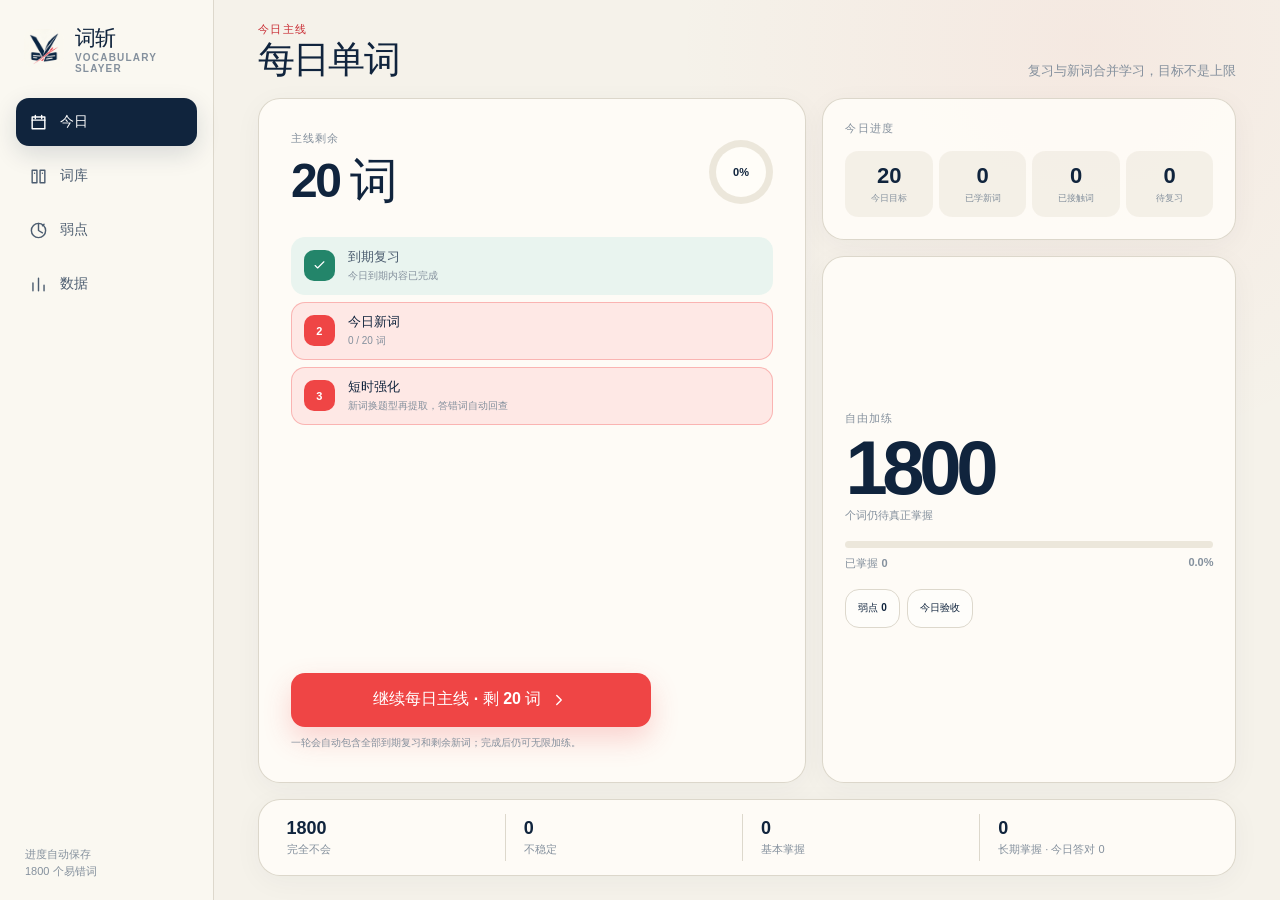
<file: index.html>
<!doctype html>
<html lang="zh-CN">
  <head>
    <meta charset="UTF-8" />
    <meta name="viewport" content="width=device-width, initial-scale=1, maximum-scale=1, viewport-fit=cover" />
    <meta name="theme-color" content="#f5f2ea" />
    <meta name="color-scheme" content="light" />
    <meta name="description" content="词斩 - 考研易错词歼灭系统" />
    <meta name="apple-mobile-web-app-capable" content="yes" />
    <meta name="mobile-web-app-capable" content="yes" />
    <meta name="apple-mobile-web-app-status-bar-style" content="black-translucent" />
    <meta name="apple-mobile-web-app-title" content="词斩" />
    <title>词斩</title>
    <link rel="manifest" href="./manifest.webmanifest" />
    <link rel="icon" href="./icons/icon-64.png" sizes="64x64" type="image/png" />
    <link rel="apple-touch-icon" href="./icons/apple-touch-icon.png" />
    <link rel="stylesheet" href="./styles.css" />
  </head>
  <body>
    <div id="app" aria-live="polite">
      <div class="boot-mark" aria-label="正在加载">
        <img src="./icons/icon-192.png" alt="" />
      </div>
    </div>
    <script src="./data/words.js"></script>
    <script src="./data/memory-hooks.js"></script>
    <script src="./data/learning-content.js"></script>
    <script src="./app.js"></script>
  </body>
</html>
</file>
<file: styles.css>
:root {
  --paper: #f5f2ea;
  --paper-deep: #ece7db;
  --card: #fffdf8;
  --ink: #10243d;
  --ink-2: #4c5d70;
  --muted: #84909d;
  --line: #ddd8cc;
  --red: #ef4545;
  --red-deep: #c92e35;
  --red-soft: #fee8e5;
  --navy-soft: #e9eef4;
  --green: #23856a;
  --green-soft: #e1f2ec;
  --amber: #b86d17;
  --amber-soft: #fff1d7;
  --shadow: 0 18px 55px rgba(16, 36, 61, 0.08);
  --word-serif: "Times New Roman", Times, Georgia, serif;
  font-family: Inter, ui-sans-serif, -apple-system, BlinkMacSystemFont, "Segoe UI", "PingFang SC",
    "Microsoft YaHei", sans-serif;
  color: var(--ink);
  background: var(--paper);
  font-synthesis: none;
}

* {
  box-sizing: border-box;
}

html,
body,
#app {
  width: 100%;
  height: 100%;
  margin: 0;
  overflow: hidden;
}

html:fullscreen,
html:fullscreen body,
html:fullscreen #app {
  width: 100vw;
  height: 100dvh;
}

body {
  background:
    radial-gradient(circle at 85% 5%, rgba(239, 69, 69, 0.055), transparent 26rem),
    var(--paper);
  -webkit-tap-highlight-color: transparent;
  text-rendering: optimizeLegibility;
}

button,
input,
select {
  font: inherit;
}

button {
  color: inherit;
}

button:focus-visible,
input:focus-visible,
select:focus-visible {
  outline: 3px solid rgba(239, 69, 69, 0.25);
  outline-offset: 2px;
}

.boot-mark {
  height: 100%;
  display: grid;
  place-items: center;
}

.boot-mark img {
  width: 82px;
  height: 82px;
  animation: breathe 1.15s ease-in-out infinite alternate;
}

.app-shell {
  height: 100dvh;
  display: grid;
  grid-template-columns: 214px minmax(0, 1fr);
}

.sidebar {
  min-width: 0;
  padding: max(22px, env(safe-area-inset-top)) 16px max(18px, env(safe-area-inset-bottom));
  border-right: 1px solid var(--line);
  display: flex;
  flex-direction: column;
  background: rgba(255, 253, 248, 0.48);
}

.brand {
  display: flex;
  align-items: center;
  gap: 11px;
  padding: 2px 8px 24px;
}

.brand img {
  width: 40px;
  height: 40px;
  border-radius: 11px;
}

.brand-name {
  font-size: 21px;
  font-weight: 850;
  letter-spacing: -0.04em;
}

.brand-sub {
  color: var(--muted);
  font-size: 10px;
  font-weight: 700;
  letter-spacing: 0.12em;
}

.nav {
  display: grid;
  gap: 6px;
}

.nav-button {
  width: 100%;
  border: 0;
  background: transparent;
  color: var(--ink-2);
  border-radius: 13px;
  min-height: 48px;
  padding: 0 13px;
  display: flex;
  align-items: center;
  gap: 12px;
  font-size: 14px;
  font-weight: 720;
  cursor: pointer;
  transition: 160ms ease;
}

.nav-button:hover {
  background: rgba(255, 255, 255, 0.62);
  color: var(--ink);
}

.nav-button.active {
  background: var(--ink);
  color: white;
  box-shadow: 0 8px 24px rgba(16, 36, 61, 0.14);
}

.nav-icon,
.icon {
  display: inline-flex;
  flex: 0 0 auto;
  align-items: center;
  justify-content: center;
}

.nav-icon svg {
  width: 19px;
  height: 19px;
}

.sidebar-foot {
  margin-top: auto;
  padding: 16px 9px 2px;
  color: var(--muted);
  font-size: 11px;
  line-height: 1.55;
}





.main {
  min-width: 0;
  min-height: 0;
  overflow: hidden;
  padding: 22px clamp(22px, 3.4vw, 58px) 24px;
}

.page {
  width: min(1120px, 100%);
  height: 100%;
  margin: 0 auto;
  min-height: 0;
  display: flex;
  flex-direction: column;
  gap: 18px;
  animation: page-in 260ms ease both;
}

.page-head {
  flex: 0 0 auto;
  display: flex;
  justify-content: space-between;
  align-items: flex-end;
  gap: 18px;
  min-height: 52px;
}

.eyebrow {
  margin: 0 0 4px;
  color: var(--red-deep);
  font-size: 11px;
  font-weight: 820;
  letter-spacing: 0.15em;
}

h1,
h2,
h3,
p {
  margin-top: 0;
}

.page-title {
  margin: 0;
  font-size: clamp(25px, 3vw, 37px);
  line-height: 1.05;
  letter-spacing: -0.045em;
}

.page-note {
  margin: 0;
  color: var(--muted);
  font-size: 13px;
}

.card {
  border: 1px solid rgba(217, 211, 198, 0.9);
  border-radius: 22px;
  background: rgba(255, 253, 248, 0.86);
  box-shadow: 0 6px 28px rgba(16, 36, 61, 0.045);
}

.today-grid {
  min-height: 0;
  flex: 1;
  display: grid;
  grid-template-columns: minmax(330px, 1.18fr) minmax(300px, 0.82fr);
  grid-template-rows: minmax(0, 1fr) auto;
  gap: 16px;
}

.today-flow-grid {
  min-height: 0;
  flex: 1;
  display: grid;
  grid-template-columns: minmax(390px, 1.14fr) minmax(290px, 0.86fr);
  grid-template-rows: minmax(0, 1fr) auto;
  gap: 16px;
}

.daily-mission-card {
  min-height: 0;
  padding: clamp(22px, 3.6vh, 38px);
  display: flex;
  flex-direction: column;
}

.daily-mission-head {
  display: flex;
  align-items: center;
  justify-content: space-between;
  gap: 18px;
}

.daily-mission-head > div:first-child span,
.mastery-card > div:first-child span {
  display: block;
  color: var(--muted);
  font-size: 11px;
  font-weight: 800;
  letter-spacing: 0.09em;
}

.daily-mission-head > div:first-child strong {
  display: block;
  margin-top: 3px;
  font-size: clamp(30px, 4vw, 48px);
  letter-spacing: -0.05em;
}

.daily-ring {
  width: 64px;
  height: 64px;
  padding: 7px;
  border-radius: 50%;
  background: conic-gradient(var(--red) var(--mission), var(--paper-deep) 0);
}

.daily-ring span {
  width: 100%;
  height: 100%;
  border-radius: inherit;
  display: grid;
  place-items: center;
  background: var(--card);
  font-size: 11px;
  font-weight: 850;
}

.daily-task-list {
  min-height: 0;
  margin: clamp(16px, 2.6vh, 26px) 0;
  display: grid;
  gap: 7px;
}

.daily-task {
  min-height: 58px;
  padding: 9px 12px;
  border: 1px solid transparent;
  border-radius: 14px;
  display: grid;
  grid-template-columns: 34px minmax(0, 1fr) auto;
  align-items: center;
  gap: 10px;
  color: var(--muted);
  background: rgba(236, 231, 219, 0.42);
}

.daily-task.current {
  border-color: rgba(239, 69, 69, 0.32);
  color: var(--ink);
  background: var(--red-soft);
}

.daily-task.done {
  color: var(--ink-2);
  background: rgba(225, 242, 236, 0.68);
}

.daily-task-mark {
  width: 31px;
  height: 31px;
  border-radius: 10px;
  display: grid;
  place-items: center;
  color: var(--muted);
  background: rgba(255, 255, 255, 0.7);
  font-size: 11px;
  font-weight: 900;
}

.daily-task.done .daily-task-mark { color: white; background: var(--green); }
.daily-task.current .daily-task-mark { color: white; background: var(--red); }
.daily-task strong,
.daily-task small { display: block; }
.daily-task strong { font-size: 13px; }
.daily-task small { margin-top: 3px; color: var(--muted); font-size: 10px; }
.daily-task em { color: var(--red-deep); font-size: 10px; font-style: normal; font-weight: 850; }

.daily-main-action { margin-top: auto; }

.daily-no-cap {
  margin: 9px 0 0;
  color: var(--muted);
  font-size: 10px;
}

.daily-side {
  min-height: 0;
  display: grid;
  grid-template-rows: auto minmax(0, 1fr);
  gap: 16px;
}

.daily-overview-card,
.mastery-card { padding: 22px; }

.daily-numbers {
  margin-top: 15px;
  display: grid;
  grid-template-columns: repeat(4, 1fr);
  gap: 6px;
}

.daily-numbers > div {
  padding: 12px 5px;
  border-radius: 13px;
  background: rgba(236, 231, 219, 0.52);
  text-align: center;
}

.daily-numbers strong,
.daily-numbers span { display: block; }
.daily-numbers strong { font-size: 22px; }
.daily-numbers span { margin-top: 3px; color: var(--muted); font-size: 9px; }

.mastery-card {
  display: flex;
  flex-direction: column;
  justify-content: center;
}

.mastery-card > div:first-child strong {
  display: block;
  margin: 6px 0 0;
  font-size: clamp(44px, 6vw, 76px);
  line-height: 0.95;
  letter-spacing: -0.07em;
}

.mastery-card > div:first-child small { color: var(--muted); font-size: 11px; }
.mastery-card .hero-progress { margin: 18px 0; }
.mastery-card .ghost-button { align-self: flex-start; }

.optional-actions {
  display: flex;
  flex-wrap: wrap;
  gap: 7px;
}

.optional-actions .ghost-button {
  min-height: 39px;
  padding: 0 12px;
  font-size: 10px;
}

.hero-card {
  position: relative;
  overflow: hidden;
  padding: clamp(26px, 4vh, 46px);
  display: flex;
  flex-direction: column;
  justify-content: space-between;
  background:
    linear-gradient(135deg, rgba(255, 253, 248, 0.98), rgba(252, 248, 239, 0.96)),
    var(--card);
}

.hero-card::after {
  content: "";
  position: absolute;
  right: -48px;
  top: -64px;
  width: 230px;
  height: 230px;
  border: 34px solid rgba(239, 69, 69, 0.055);
  transform: rotate(22deg);
  border-radius: 42%;
}

.remaining-label {
  color: var(--ink-2);
  font-size: 14px;
  font-weight: 720;
}

.remaining-number {
  margin: 5px 0 0;
  font-size: clamp(72px, 10vw, 132px);
  line-height: 0.9;
  font-weight: 900;
  letter-spacing: -0.085em;
  font-variant-numeric: tabular-nums;
}

.remaining-number.zero {
  color: var(--green);
}

.hero-progress {
  width: min(390px, 100%);
  margin: 19px 0 20px;
}

.progress-track {
  height: 7px;
  overflow: hidden;
  border-radius: 999px;
  background: var(--paper-deep);
}

.progress-fill {
  height: 100%;
  border-radius: inherit;
  background: var(--red);
  transition: width 480ms cubic-bezier(0.2, 0.8, 0.2, 1);
}

.progress-meta {
  margin-top: 8px;
  display: flex;
  justify-content: space-between;
  color: var(--muted);
  font-size: 11px;
  font-weight: 700;
}

.primary-button,
.secondary-button,
.ghost-button,
.danger-button {
  border: 0;
  border-radius: 14px;
  min-height: 46px;
  padding: 0 18px;
  display: inline-flex;
  align-items: center;
  justify-content: center;
  gap: 9px;
  font-weight: 780;
  cursor: pointer;
  transition: transform 120ms ease, box-shadow 160ms ease, background 160ms ease;
}

.primary-button:active,
.secondary-button:active,
.ghost-button:active,
.danger-button:active,
.option-button:active,
.test-card:active,
.weak-card:active {
  transform: scale(0.975);
}

.primary-button {
  color: white;
  background: var(--red);
  box-shadow: 0 12px 28px rgba(239, 69, 69, 0.22);
}

.primary-button:hover {
  background: #e2383f;
}

.secondary-button {
  color: white;
  background: var(--ink);
  box-shadow: 0 10px 24px rgba(16, 36, 61, 0.16);
}

.ghost-button {
  color: var(--ink);
  border: 1px solid var(--line);
  background: rgba(255, 255, 255, 0.5);
}

.danger-button {
  color: var(--red-deep);
  border: 1px solid #f3c5c1;
  background: var(--red-soft);
}

.button-wide {
  width: min(360px, 100%);
  min-height: 54px;
  font-size: 16px;
}

.side-stack {
  min-height: 0;
  display: grid;
  grid-template-rows: auto minmax(0, 1fr);
  gap: 16px;
}

.pressure-card {
  padding: 22px;
}

.section-kicker {
  color: var(--muted);
  font-size: 11px;
  font-weight: 800;
  letter-spacing: 0.11em;
}

.pressure-row {
  display: grid;
  grid-template-columns: repeat(3, 1fr);
  gap: 8px;
  margin-top: 16px;
}

.pressure-row.four {
  grid-template-columns: repeat(4, 1fr);
}

.pressure-item {
  padding: 12px 8px;
  border-radius: 14px;
  text-align: center;
  background: rgba(236, 231, 219, 0.55);
}

.pressure-value {
  display: block;
  font-size: 23px;
  font-weight: 850;
  font-variant-numeric: tabular-nums;
}

.pressure-name {
  color: var(--muted);
  font-size: 11px;
}

.quick-card {
  min-height: 0;
  padding: 22px;
  display: flex;
  flex-direction: column;
}

.quick-title {
  margin: 8px 0 6px;
  font-size: 20px;
  letter-spacing: -0.03em;
}

.quick-text {
  margin: 0 0 18px;
  color: var(--ink-2);
  font-size: 13px;
  line-height: 1.65;
}

.quick-actions {
  margin-top: auto;
  display: grid;
  gap: 9px;
}

.status-strip {
  grid-column: 1 / -1;
  padding: 14px 18px;
  display: grid;
  grid-template-columns: repeat(4, 1fr);
  gap: 8px;
}

.status-cell {
  padding: 4px 10px;
  border-right: 1px solid var(--line);
}

.status-cell:last-child {
  border-right: 0;
}

.status-cell strong {
  display: block;
  font-size: 18px;
  font-variant-numeric: tabular-nums;
}

.status-cell span {
  color: var(--muted);
  font-size: 11px;
}

.toolbar {
  display: flex;
  align-items: center;
  gap: 10px;
  flex-wrap: wrap;
}

.search-box {
  min-width: min(330px, 100%);
  height: 44px;
  padding: 0 14px;
  display: flex;
  align-items: center;
  gap: 9px;
  border: 1px solid var(--line);
  border-radius: 13px;
  background: rgba(255, 255, 255, 0.66);
}

.search-box input {
  width: 100%;
  border: 0;
  outline: 0;
  color: var(--ink);
  background: transparent;
}

.filter-chip {
  min-height: 35px;
  padding: 0 12px;
  border: 1px solid var(--line);
  border-radius: 999px;
  background: rgba(255, 255, 255, 0.45);
  color: var(--ink-2);
  font-size: 12px;
  font-weight: 720;
  cursor: pointer;
}

.filter-chip.active {
  border-color: var(--ink);
  background: var(--ink);
  color: white;
}

.library-panel,
.scroll-panel {
  min-height: 0;
  flex: 1;
  overflow: auto;
  scrollbar-width: thin;
  scrollbar-color: #c7c1b5 transparent;
}

.word-grid {
  display: grid;
  grid-template-columns: repeat(3, minmax(0, 1fr));
  gap: 10px;
  padding: 2px 2px 10px;
}

.word-card {
  min-height: 104px;
  padding: 15px 16px;
  border: 1px solid var(--line);
  border-radius: 16px;
  background: rgba(255, 253, 248, 0.82);
  text-align: left;
  cursor: pointer;
  transition: 150ms ease;
}

.word-card:hover {
  transform: translateY(-2px);
  border-color: #c9c1b2;
  box-shadow: 0 10px 24px rgba(16, 36, 61, 0.065);
}

.word-card-head {
  display: flex;
  align-items: center;
  justify-content: space-between;
  gap: 10px;
}

.word-name {
  overflow: hidden;
  font-family: var(--word-serif);
  font-size: 17px;
  font-weight: 820;
  letter-spacing: -0.015em;
  text-overflow: ellipsis;
}

.word-index {
  color: var(--muted);
  font-size: 10px;
  font-variant-numeric: tabular-nums;
}

.word-meaning {
  margin: 7px 0 0;
  display: -webkit-box;
  overflow: hidden;
  color: var(--ink-2);
  font-size: 12px;
  line-height: 1.45;
  -webkit-line-clamp: 2;
  -webkit-box-orient: vertical;
}

.status-dot {
  width: 8px;
  height: 8px;
  flex: 0 0 auto;
  border-radius: 99px;
  background: var(--red);
  box-shadow: 0 0 0 4px var(--red-soft);
}

.status-dot.unstable {
  background: var(--amber);
  box-shadow: 0 0 0 4px var(--amber-soft);
}

.status-dot.learning {
  background: #517db2;
  box-shadow: 0 0 0 4px var(--navy-soft);
}

.status-dot.mastered {
  background: var(--green);
  box-shadow: 0 0 0 4px var(--green-soft);
}

.pager {
  flex: 0 0 auto;
  display: flex;
  justify-content: space-between;
  align-items: center;
  gap: 10px;
  color: var(--muted);
  font-size: 12px;
}

.pager-buttons {
  display: flex;
  gap: 7px;
}

.pager button {
  width: 37px;
  height: 37px;
  border: 1px solid var(--line);
  border-radius: 11px;
  background: rgba(255, 255, 255, 0.54);
  cursor: pointer;
}

.pager button:disabled {
  opacity: 0.35;
  cursor: default;
}

.weak-grid,
.test-grid {
  min-height: 0;
  flex: 1;
  display: grid;
  grid-template-columns: repeat(3, 1fr);
  gap: 12px;
}

.weak-tools {
  flex: 0 0 auto;
  display: flex;
  justify-content: flex-end;
  gap: 8px;
}

.weak-card,
.test-card {
  min-width: 0;
  padding: 20px;
  border: 1px solid var(--line);
  border-radius: 19px;
  background: rgba(255, 253, 248, 0.84);
  text-align: left;
  cursor: pointer;
  transition: 150ms ease;
}

.weak-card:hover,
.test-card:hover {
  transform: translateY(-2px);
  border-color: #c9c1b2;
  box-shadow: 0 10px 26px rgba(16, 36, 61, 0.06);
}

.weak-card:disabled {
  opacity: 0.48;
  cursor: default;
  transform: none;
  box-shadow: none;
}

.weak-icon,
.test-icon {
  width: 39px;
  height: 39px;
  display: grid;
  place-items: center;
  border-radius: 12px;
  color: var(--red-deep);
  background: var(--red-soft);
}

.weak-card h3,
.test-card h3 {
  margin: 16px 0 5px;
  font-size: 17px;
  letter-spacing: -0.02em;
}

.weak-card p,
.test-card p {
  margin: 0;
  color: var(--muted);
  font-size: 12px;
  line-height: 1.55;
}

.weak-count {
  float: right;
  color: var(--ink);
  font-size: 21px;
  font-weight: 850;
}

.data-grid {
  min-height: 0;
  flex: 1;
  display: grid;
  grid-template-columns: 0.84fr 1.16fr;
  grid-template-rows: auto auto auto;
  gap: 14px;
  overflow: auto;
  padding: 1px 2px 5px;
}

.data-card {
  min-height: 0;
  padding: 21px;
  overflow: hidden;
}

.data-card h3 {
  margin: 0 0 16px;
  font-size: 15px;
}

.distribution-list {
  display: grid;
  gap: 15px;
}

.distribution-row {
  display: grid;
  grid-template-columns: 74px 1fr 44px;
  align-items: center;
  gap: 10px;
  font-size: 12px;
}

.distribution-row strong {
  text-align: right;
  font-size: 13px;
  font-variant-numeric: tabular-nums;
}

.bar {
  height: 8px;
  overflow: hidden;
  border-radius: 99px;
  background: var(--paper-deep);
}

.bar > span {
  display: block;
  height: 100%;
  border-radius: inherit;
  background: var(--red);
}

.bar > span.amber {
  background: #d8933b;
}

.bar > span.blue {
  background: #5b83ad;
}

.bar > span.green {
  background: var(--green);
}

.trend-bars {
  height: 154px;
  min-height: 154px;
  display: grid;
  grid-template-columns: repeat(7, 1fr);
  gap: 9px;
  align-items: end;
}

.trend-day {
  height: 100%;
  min-width: 0;
  display: flex;
  flex-direction: column;
  justify-content: flex-end;
  align-items: center;
  gap: 7px;
  color: var(--muted);
  font-size: 10px;
}

.trend-day strong {
  color: var(--ink);
  font-size: 11px;
  font-variant-numeric: tabular-nums;
}

.trend-column {
  width: min(28px, 80%);
  min-height: 5px;
  border-radius: 7px 7px 3px 3px;
  background: linear-gradient(180deg, var(--red), #f38b76);
}

.evidence-title {
  min-height: 24px;
  margin-bottom: 14px;
  display: flex;
  align-items: baseline;
  justify-content: space-between;
  gap: 12px;
}

.evidence-title h3 {
  margin: 0;
}

.evidence-title > strong {
  color: var(--red-deep);
  font-size: 27px;
}

.evidence-title small {
  color: var(--muted);
  font-size: 10px;
}

.today-evidence-summary {
  display: grid;
  grid-template-columns: repeat(4, minmax(0, 1fr));
  gap: 7px;
}

.today-evidence-summary > div {
  min-width: 0;
  padding: 10px 7px;
  border-radius: 11px;
  background: var(--paper);
  text-align: center;
}

.today-evidence-summary strong,
.today-evidence-summary span {
  display: block;
}

.today-evidence-summary strong {
  overflow: hidden;
  font-size: 17px;
  text-overflow: ellipsis;
  white-space: nowrap;
}

.today-evidence-summary span {
  margin-top: 3px;
  color: var(--muted);
  font-size: 9px;
}

.today-status-list {
  margin-top: 12px;
  display: grid;
  grid-template-columns: repeat(2, minmax(0, 1fr));
  gap: 7px;
}

.today-status {
  min-width: 0;
  padding: 8px 9px;
  border: 1px solid var(--line);
  border-radius: 10px;
  display: grid;
  grid-template-columns: 8px 1fr auto;
  align-items: center;
  gap: 7px;
  color: var(--ink-2);
  font-size: 10px;
}

.today-status i {
  width: 7px;
  height: 7px;
  border-radius: 50%;
  background: var(--red);
}

.today-status.unstable i { background: #d8933b; }
.today-status.learning i { background: #5b83ad; }
.today-status.mastered i { background: var(--green); }
.today-status strong { color: var(--ink); font-size: 11px; }

.seven-day-card {
  grid-column: 1 / -1;
}

.seven-day-layout {
  display: grid;
  grid-template-columns: minmax(280px, 0.72fr) minmax(460px, 1.28fr);
  gap: 22px;
  align-items: stretch;
}

.evidence-table {
  min-width: 0;
  display: grid;
  align-content: start;
}

.evidence-row {
  min-height: 28px;
  padding: 0 8px;
  border-bottom: 1px solid rgba(221, 216, 204, 0.72);
  display: grid;
  grid-template-columns: 1.25fr 0.8fr 1fr 0.7fr 0.7fr;
  align-items: center;
  gap: 7px;
  color: var(--ink-2);
  font-size: 10px;
  font-variant-numeric: tabular-nums;
}

.evidence-row strong {
  color: var(--ink);
}

.evidence-head {
  color: var(--muted);
  font-size: 9px;
  font-weight: 700;
}

.data-actions {
  grid-column: 1 / -1;
  display: flex;
  gap: 9px;
  flex-wrap: wrap;
  align-items: center;
}

.data-insight-grid {
  grid-column: 1 / -1;
  display: grid;
  grid-template-columns: 0.9fr 1.1fr;
  gap: 14px;
}

.health-numbers {
  display: grid;
  grid-template-columns: repeat(4, minmax(0, 1fr));
  gap: 7px;
}

.health-numbers > div {
  padding: 11px 7px;
  border-radius: 11px;
  background: var(--paper);
  text-align: center;
}

.health-numbers strong,
.health-numbers span { display: block; }
.health-numbers strong { font-size: 18px; }
.health-numbers span { margin-top: 3px; color: var(--muted); font-size: 9px; }
.memory-health > p { margin: 13px 0 0; color: var(--muted); font-size: 10px; line-height: 1.55; }

.risk-word-list {
  display: grid;
  grid-template-columns: repeat(3, minmax(0, 1fr));
  gap: 7px;
}

.risk-word-list button {
  min-width: 0;
  padding: 9px 10px;
  border: 1px solid var(--line);
  border-radius: 10px;
  display: grid;
  grid-template-columns: 1fr auto;
  gap: 2px 7px;
  background: rgba(255, 255, 255, 0.44);
  text-align: left;
  cursor: pointer;
}

.risk-word-list strong { overflow: hidden; font-family: var(--word-serif); font-size: 13px; text-overflow: ellipsis; }
.risk-word-list span { grid-column: 1 / -1; overflow: hidden; color: var(--muted); font-size: 9px; text-overflow: ellipsis; white-space: nowrap; }
.risk-word-list em { color: var(--red-deep); font-size: 9px; font-style: normal; font-weight: 800; }
.empty-state.compact { min-height: 70px; grid-column: 1 / -1; }

.settings-inline {
  margin-left: auto;
  display: flex;
  align-items: center;
  gap: 9px;
  color: var(--ink-2);
  font-size: 12px;
}

.settings-inline.compact {
  margin-left: 0;
}

.settings-inline input[type="number"] {
  width: 62px;
  height: 40px;
  border: 1px solid var(--line);
  border-radius: 11px;
  background: rgba(255, 255, 255, 0.65);
  color: var(--ink);
  text-align: center;
}

.study-overlay {
  position: fixed;
  z-index: 50;
  inset: 0;
  background:
    radial-gradient(circle at 70% 0%, rgba(239, 69, 69, 0.06), transparent 25rem),
    var(--paper);
  animation: study-in 220ms ease both;
}

.study-stage {
  width: min(900px, 100%);
  height: 100dvh;
  margin: 0 auto;
  padding: max(16px, env(safe-area-inset-top)) clamp(16px, 3vw, 32px) max(16px, env(safe-area-inset-bottom));
  display: grid;
  grid-template-rows: auto auto auto;
  align-content: start;
  gap: clamp(10px, 1.8vh, 18px);
  overflow-y: auto;
}

.study-head {
  display: grid;
  grid-template-columns: 50px 1fr 50px;
  align-items: center;
  gap: 12px;
}

.icon-button {
  width: 43px;
  height: 43px;
  border: 1px solid var(--line);
  border-radius: 13px;
  display: grid;
  place-items: center;
  background: rgba(255, 255, 255, 0.52);
  cursor: pointer;
}

.study-head-center {
  min-width: 0;
  text-align: center;
}

.study-title {
  overflow: hidden;
  font-size: 13px;
  font-weight: 800;
  text-overflow: ellipsis;
  white-space: nowrap;
}

.study-count {
  margin-top: 3px;
  color: var(--muted);
  font-size: 10px;
  font-variant-numeric: tabular-nums;
}

.study-progress {
  height: 4px;
  margin-top: 8px;
  overflow: hidden;
  border-radius: 99px;
  background: var(--paper-deep);
}

.study-progress span {
  display: block;
  height: 100%;
  border-radius: inherit;
  background: var(--red);
  transition: width 260ms ease;
}

.question-wrap {
  min-height: 0;
  display: grid;
  place-items: start center;
  padding-top: clamp(18px, 5vh, 58px);
}

.answer-area {
  width: 100%;
}

.question-card {
  width: 100%;
  max-height: 100%;
  padding: clamp(22px, 4vh, 40px);
  overflow: hidden;
  border: 1px solid var(--line);
  border-radius: 25px;
  background: rgba(255, 253, 248, 0.94);
  box-shadow: var(--shadow);
  text-align: center;
}

.question-card.answered {
  border-color: rgba(35, 133, 106, 0.28);
  background:
    radial-gradient(circle at 50% 112%, rgba(35, 133, 106, 0.09), transparent 42%),
    rgba(255, 253, 248, 0.97);
}

.question-card.answered.bad {
  border-color: rgba(239, 69, 69, 0.28);
  background:
    radial-gradient(circle at 50% 112%, rgba(239, 69, 69, 0.09), transparent 42%),
    rgba(255, 253, 248, 0.97);
}

.question-type {
  display: inline-flex;
  min-height: 26px;
  padding: 0 10px;
  align-items: center;
  border-radius: 99px;
  color: var(--red-deep);
  background: var(--red-soft);
  font-size: 10px;
  font-weight: 820;
  letter-spacing: 0.08em;
}

.question-word {
  margin: clamp(14px, 3vh, 26px) 0 4px;
  overflow-wrap: anywhere;
  font-family: var(--word-serif);
  font-size: clamp(39px, 7vw, 67px);
  font-weight: 700;
  line-height: 1.02;
  letter-spacing: -0.04em;
}

.question-word.context-label {
  margin-bottom: 10px;
  font-family: inherit;
  font-size: clamp(18px, 3vw, 25px);
  font-weight: 850;
  letter-spacing: 0;
}

.question-phonetic {
  min-height: 23px;
  color: var(--muted);
  font-size: clamp(13px, 2vw, 17px);
}

.question-prompt {
  max-width: 650px;
  margin: clamp(15px, 3vh, 26px) auto 0;
  color: var(--ink-2);
  font-size: clamp(15px, 2vw, 19px);
  line-height: 1.55;
}

.answer-reveal {
  width: min(650px, 94%);
  margin: clamp(17px, 3vh, 26px) auto 0;
  padding: clamp(15px, 2.6vh, 23px) 18px;
  border-top: 1px solid rgba(201, 46, 53, 0.22);
  display: grid;
  gap: 7px;
}

.answer-reveal strong {
  color: var(--red-deep);
  font-size: clamp(27px, 4.2vw, 42px);
  line-height: 1.15;
  letter-spacing: -0.025em;
}

.answer-reveal span {
  color: var(--ink-2);
  font-size: clamp(14px, 2vw, 18px);
  font-weight: 680;
  line-height: 1.5;
}

.answer-evidence,
.answer-example {
  margin: 2px 0 0;
  color: var(--muted);
  font-size: clamp(10px, 1.4vw, 12px);
  font-weight: 570;
  line-height: 1.45;
}

.answer-example {
  color: var(--ink-2);
}

.memory-hook {
  margin-top: 7px;
  padding: 12px 14px;
  border-left: 4px solid var(--red);
  border-radius: 0 11px 11px 0;
  background: rgba(254, 232, 229, 0.72);
  text-align: left;
}

.memory-hook small {
  display: block;
  margin-bottom: 4px;
  color: var(--red-deep);
  font-size: 10px;
  font-weight: 800;
  letter-spacing: 0.1em;
}

.memory-hook p {
  margin: 0;
  color: var(--ink);
  font-size: clamp(12px, 1.6vw, 15px);
  font-weight: 600;
  line-height: 1.55;
}

.question-cue {
  color: var(--ink);
  font-weight: 780;
}

.options {
  width: 100%;
  display: grid;
  grid-template-columns: repeat(3, minmax(0, 1fr));
  gap: 10px;
}

.unknown-option {
  grid-column: 1 / -1;
  min-height: 45px;
  justify-content: center;
  color: var(--muted);
  border-style: dashed;
  background: transparent;
}

.option-button {
  min-height: 55px;
  padding: 11px 16px;
  border: 1px solid var(--line);
  border-radius: 15px;
  background: rgba(255, 253, 248, 0.76);
  display: flex;
  align-items: center;
  gap: 11px;
  text-align: left;
  font-size: 13px;
  line-height: 1.4;
  cursor: pointer;
  transition: 140ms ease;
}

.option-button.word-option > span:last-child {
  font-family: var(--word-serif);
  font-size: 1.08em;
}

.option-button:hover {
  border-color: #beb5a7;
  background: white;
}

.option-key {
  width: 25px;
  height: 25px;
  flex: 0 0 auto;
  display: grid;
  place-items: center;
  border-radius: 8px;
  color: var(--ink-2);
  background: var(--paper-deep);
  font-size: 10px;
  font-weight: 850;
}

.option-button.correct {
  border-color: #90c8b7;
  background: var(--green-soft);
}

.option-button.wrong {
  border-color: #efb0aa;
  background: var(--red-soft);
}

.type-answer {
  display: grid;
  grid-template-columns: 1fr auto;
  gap: 9px;
}

.type-answer input {
  min-width: 0;
  height: 54px;
  padding: 0 17px;
  border: 1px solid var(--line);
  border-radius: 15px;
  background: rgba(255, 253, 248, 0.86);
  color: var(--ink);
  font-size: 18px;
  letter-spacing: 0.03em;
}

.recall-gate {
  width: min(560px, 100%);
  margin: 0 auto;
  display: grid;
  grid-template-columns: minmax(0, 1.7fr) minmax(130px, 0.8fr);
  gap: 10px;
}

.recall-gate > button {
  min-height: 56px;
  border-radius: 15px;
  font-weight: 820;
  cursor: pointer;
}

.unknown-ready {
  border: 1px solid #efb9b3;
  color: var(--red-deep);
  background: var(--red-soft);
}

.feedback-panel {
  width: 100%;
  min-height: 84px;
  padding: 13px 16px;
  border: 1px solid #d2ccc0;
  border-radius: 16px;
  display: grid;
  grid-template-columns: 1fr auto;
  align-items: center;
  gap: 14px;
  background: rgba(255, 253, 248, 0.92);
}

.feedback-panel.good {
  border-color: #a9d5c8;
  background: #edf8f4;
}

.feedback-panel.bad {
  border-color: #efb9b3;
  background: #fff0ed;
}

.feedback-title {
  font-size: 14px;
  font-weight: 850;
}

.feedback-title span {
  margin-left: 9px;
  color: var(--muted);
  font-size: 11px;
  font-weight: 720;
}

.session-done {
  width: min(590px, 100%);
  padding: 34px;
  border: 1px solid var(--line);
  border-radius: 25px;
  background: var(--card);
  box-shadow: var(--shadow);
  text-align: center;
}

.done-score {
  margin: 6px 0 4px;
  font-size: clamp(62px, 10vw, 96px);
  font-weight: 900;
  letter-spacing: -0.07em;
}

.done-label {
  color: var(--muted);
  font-size: 12px;
}

.done-stats {
  margin: 25px 0;
  display: grid;
  grid-template-columns: repeat(3, 1fr);
  gap: 8px;
}

.done-stats div {
  padding: 13px 7px;
  border-radius: 13px;
  background: var(--paper);
}

.done-stats strong {
  display: block;
  font-size: 20px;
}

.done-stats span {
  color: var(--muted);
  font-size: 10px;
}

.done-note {
  margin: -10px 0 20px;
  color: var(--muted);
  font-size: 11px;
  line-height: 1.6;
}

.modal-backdrop {
  position: fixed;
  z-index: 80;
  inset: 0;
  padding: 20px;
  display: grid;
  place-items: center;
  background: rgba(16, 36, 61, 0.32);
  backdrop-filter: blur(6px);
}

.modal {
  width: min(620px, 100%);
  max-height: min(760px, calc(100dvh - 40px));
  overflow: auto;
  padding: 25px;
  border-radius: 23px;
  background: var(--card);
  box-shadow: 0 28px 80px rgba(16, 36, 61, 0.25);
  animation: modal-in 180ms ease both;
}

.modal-head {
  display: flex;
  align-items: flex-start;
  justify-content: space-between;
  gap: 16px;
}

.detail-word {
  margin: 2px 0 3px;
  font-family: var(--word-serif);
  font-size: 39px;
  line-height: 1;
  letter-spacing: -0.04em;
}

.detail-phonetic {
  color: var(--muted);
  font-size: 13px;
}

.profile-switch {
  margin-top: 18px;
  padding: 4px;
  display: grid;
  grid-template-columns: 1fr 1fr;
  gap: 4px;
  border-radius: 14px;
  background: var(--paper-deep);
}

.profile-switch button {
  min-height: 52px;
  padding: 8px 12px;
  border: 0;
  border-radius: 11px;
  display: grid;
  gap: 2px;
  color: var(--muted);
  background: transparent;
  text-align: left;
  cursor: pointer;
}

.profile-switch button.active {
  color: var(--ink);
  background: var(--card);
  box-shadow: 0 5px 16px rgba(16, 36, 61, 0.08);
}

.profile-switch strong {
  font-size: 12px;
}

.profile-switch span {
  font-size: 10px;
}

.profile-summary {
  margin-top: 18px;
  padding-top: 14px;
  border-top: 1px solid var(--line);
  display: flex;
  justify-content: space-between;
  color: var(--muted);
  font-size: 11px;
  font-weight: 750;
}

.detail-core {
  margin: 21px 0 12px;
  padding: 16px;
  border-left: 4px solid var(--red);
  border-radius: 0 13px 13px 0;
  background: var(--red-soft);
}

.detail-core small {
  display: block;
  margin-bottom: 4px;
  color: var(--red-deep);
  font-size: 10px;
  font-weight: 800;
  letter-spacing: 0.1em;
}

.detail-core strong {
  font-size: 18px;
}

.confusion-list {
  display: flex;
  flex-wrap: wrap;
  gap: 8px;
}

.confusion-list > span {
  min-height: 34px;
  padding: 7px 10px;
  border: 1px solid rgba(201, 46, 53, 0.16);
  border-radius: 10px;
  display: inline-flex;
  align-items: baseline;
  gap: 7px;
  background: rgba(255, 255, 255, 0.36);
}

.confusion-list strong {
  font-family: var(--word-serif);
  font-size: 14px;
}

.confusion-list em {
  color: var(--ink-2);
  font-size: 11px;
  font-style: normal;
  font-weight: 650;
}

.detail-memory {
  margin: -2px 0 14px;
  padding: 11px 13px;
  border-left: 3px solid var(--ink);
  background: var(--paper);
  color: var(--ink-2);
}

.detail-memory small {
  color: var(--ink);
  font-size: 10px;
  font-weight: 800;
  letter-spacing: 0.09em;
}

.detail-memory p {
  margin: 4px 0 0;
  font-size: 13px;
  line-height: 1.65;
}

.sense-list {
  display: grid;
  gap: 8px;
}

.sense-item {
  padding: 12px 13px;
  border: 1px solid var(--line);
  border-radius: 12px;
  color: var(--ink-2);
  font-size: 13px;
  line-height: 1.5;
}

.sense-pos {
  margin-right: 8px;
  color: var(--red-deep);
  font-weight: 850;
}

.detail-usage {
  margin-top: 10px;
  padding: 11px 13px;
  border-radius: 12px;
  background: var(--paper);
}

.detail-usage > small {
  display: block;
  margin-bottom: 6px;
  color: var(--ink);
  font-size: 9px;
  font-weight: 850;
  letter-spacing: 0.08em;
}

.detail-usage p {
  margin: 4px 0;
  color: var(--ink-2);
  font-size: 11px;
  line-height: 1.5;
}

.detail-usage b {
  margin-right: 7px;
  color: var(--red-deep);
  font-size: 9px;
}

.fingerprint {
  margin-top: 18px;
  display: grid;
  grid-template-columns: repeat(auto-fit, minmax(70px, 1fr));
  gap: 6px;
}

.fingerprint-item {
  padding: 8px 4px;
  border-radius: 10px;
  background: var(--paper);
  text-align: center;
}

.fingerprint-item strong {
  display: block;
  font-size: 13px;
}

.fingerprint-item span {
  color: var(--muted);
  font-size: 9px;
}

.schedule-evidence {
  margin-top: 8px;
  display: grid;
  grid-template-columns: repeat(4, minmax(0, 1fr));
  gap: 6px;
}

.schedule-evidence > span {
  min-width: 0;
  padding: 9px 7px;
  border: 1px solid var(--line);
  border-radius: 10px;
  text-align: center;
}

.schedule-evidence small,
.schedule-evidence strong { display: block; }
.schedule-evidence small { color: var(--muted); font-size: 8px; }
.schedule-evidence strong { margin-top: 3px; overflow: hidden; font-size: 10px; text-overflow: ellipsis; white-space: nowrap; }

.modal-actions {
  margin-top: 20px;
  display: flex;
  gap: 9px;
}

.toast {
  position: fixed;
  z-index: 120;
  left: 50%;
  bottom: calc(24px + env(safe-area-inset-bottom));
  max-width: calc(100% - 32px);
  padding: 11px 16px;
  border-radius: 12px;
  color: white;
  background: var(--ink);
  box-shadow: 0 12px 34px rgba(16, 36, 61, 0.25);
  font-size: 12px;
  font-weight: 720;
  transform: translateX(-50%);
  animation: toast-in 220ms ease both;
}

.empty-state {
  height: 100%;
  min-height: 160px;
  display: grid;
  place-items: center;
  color: var(--muted);
  text-align: center;
  font-size: 13px;
}

.sr-only {
  position: absolute;
  width: 1px;
  height: 1px;
  padding: 0;
  margin: -1px;
  overflow: hidden;
  clip: rect(0, 0, 0, 0);
  white-space: nowrap;
  border: 0;
}

@keyframes breathe {
  from { transform: scale(0.95); opacity: 0.72; }
  to { transform: scale(1.03); opacity: 1; }
}

@keyframes page-in {
  from { opacity: 0; transform: translateY(5px); }
  to { opacity: 1; transform: translateY(0); }
}

@keyframes study-in {
  from { opacity: 0; }
  to { opacity: 1; }
}

@keyframes modal-in {
  from { opacity: 0; transform: translateY(8px) scale(0.985); }
  to { opacity: 1; transform: translateY(0) scale(1); }
}

@keyframes toast-in {
  from { opacity: 0; transform: translate(-50%, 8px); }
  to { opacity: 1; transform: translate(-50%, 0); }
}

@media (max-width: 920px) {
  .word-grid {
    grid-template-columns: repeat(2, minmax(0, 1fr));
  }

  .weak-grid,
  .test-grid {
    grid-template-columns: repeat(2, 1fr);
    overflow: auto;
    padding-bottom: 4px;
  }
}

@media (max-width: 760px) {
  .app-shell {
    grid-template-columns: 1fr;
    grid-template-rows: 58px minmax(0, 1fr);
  }

  .sidebar {
    z-index: 20;
    padding: max(8px, env(safe-area-inset-top)) 14px 7px;
    border-right: 0;
    border-bottom: 1px solid var(--line);
    display: block;
    background: rgba(245, 242, 234, 0.95);
    backdrop-filter: blur(12px);
  }

  .brand {
    height: 42px;
    padding: 0;
  }

  .brand img {
    width: 34px;
    height: 34px;
  }

  .brand-name {
    font-size: 18px;
  }

  .brand-sub,
  .sidebar-foot {
    display: none;
  }

  .nav {
    position: fixed;
    z-index: 30;
    left: 10px;
    right: 10px;
    bottom: max(8px, env(safe-area-inset-bottom));
    height: 62px;
    padding: 6px;
    grid-template-columns: repeat(4, 1fr);
    gap: 2px;
    border: 1px solid rgba(210, 203, 189, 0.95);
    border-radius: 18px;
    background: rgba(255, 253, 248, 0.94);
    box-shadow: 0 14px 40px rgba(16, 36, 61, 0.16);
    backdrop-filter: blur(16px);
  }

  .nav-button {
    min-height: 48px;
    padding: 0;
    flex-direction: column;
    justify-content: center;
    gap: 2px;
    border-radius: 12px;
    font-size: 9px;
  }

  .nav-button.active {
    box-shadow: none;
  }

  .nav-icon svg {
    width: 18px;
    height: 18px;
  }

  .main {
    padding: 13px 14px 82px;
  }

  .page {
    gap: 12px;
  }

  .page-head {
    min-height: 43px;
    align-items: center;
  }

  .page-title {
    font-size: 25px;
  }

  .page-note {
    display: none;
  }



  .today-flow-grid {
    grid-template-columns: 1fr;
    grid-template-rows: auto auto auto;
    overflow-y: auto;
  }

  .daily-mission-card { padding: 20px; }
  .daily-task-list { margin: 14px 0; }
  .daily-task { min-height: 54px; }
  .daily-side { display: block; }
  .daily-overview-card { padding: 16px; }
  .mastery-card { display: none; }
  .daily-numbers { margin-top: 11px; gap: 4px; }
  .daily-numbers > div { padding: 10px 3px; }
  .daily-numbers strong { font-size: 18px; }

  .today-grid {
    grid-template-columns: 1fr;
    grid-template-rows: minmax(250px, 1fr) auto auto;
    gap: 10px;
  }

  .hero-card {
    padding: 24px;
  }

  .remaining-number {
    font-size: clamp(70px, 24vw, 110px);
  }

  .hero-progress {
    margin: 12px 0 14px;
  }

  .side-stack {
    display: block;
  }

  .pressure-card {
    padding: 14px;
  }

  .pressure-row {
    margin-top: 9px;
  }

  .pressure-row.four {
    gap: 4px;
  }

  .pressure-item {
    padding: 8px 4px;
  }

  .pressure-value {
    font-size: 18px;
  }

  .quick-card {
    display: none;
  }

  .status-strip {
    padding: 10px 8px;
  }

  .status-cell {
    padding: 2px 6px;
  }

  .status-cell strong {
    font-size: 15px;
  }

  .toolbar {
    gap: 6px;
  }

  .search-box {
    min-width: 100%;
  }

  .filter-chip {
    min-height: 31px;
    padding: 0 9px;
    font-size: 10px;
  }

  .word-grid {
    grid-template-columns: 1fr;
  }

  .word-card {
    min-height: 80px;
    padding: 12px 14px;
  }

  .word-meaning {
    -webkit-line-clamp: 1;
  }

  .weak-card,
  .test-card {
    min-height: 142px;
    padding: 16px;
  }

  .weak-card h3,
  .test-card h3 {
    margin-top: 12px;
    font-size: 15px;
  }

  .weak-tools {
    justify-content: stretch;
    gap: 5px;
  }

  .weak-tools button {
    min-height: 38px;
    flex: 1;
    padding: 0 8px;
    font-size: 10px;
  }

  .profile-switch span {
    font-size: 9px;
  }

  .data-grid {
    grid-template-columns: 1fr;
    grid-template-rows: auto auto auto auto;
    overflow: auto;
  }

  .data-card {
    padding: 17px;
  }

  .data-actions {
    grid-column: 1;
  }

  .data-insight-grid {
    grid-column: 1;
    grid-template-columns: 1fr;
  }

  .health-numbers {
    grid-template-columns: repeat(2, minmax(0, 1fr));
  }

  .risk-word-list {
    grid-template-columns: repeat(2, minmax(0, 1fr));
  }

  .seven-day-card {
    grid-column: 1;
  }

  .seven-day-layout {
    grid-template-columns: 1fr;
    gap: 14px;
  }

  .trend-bars {
    height: 130px;
    min-height: 130px;
  }

  .evidence-table {
    min-width: 520px;
  }

  .seven-day-layout {
    overflow-x: auto;
  }

  .settings-inline {
    width: 100%;
    margin-left: 0;
  }

  .study-stage {
    gap: 9px;
  }

  .question-wrap {
    padding-top: clamp(10px, 3vh, 24px);
  }

  .question-card {
    padding: 22px 18px;
  }

  .question-card.answered.bad {
    padding-top: 16px;
    padding-bottom: 16px;
  }

  .question-card.answered.bad .question-word {
    margin-top: 10px;
    font-size: clamp(33px, 11vw, 48px);
  }

  .question-card.answered.bad .answer-reveal {
    margin-top: 10px;
    padding-top: 11px;
    padding-bottom: 0;
  }

  .memory-hook {
    padding: 9px 11px;
  }

  .question-word {
    font-size: clamp(36px, 13vw, 54px);
  }

  .question-word.context-label {
    font-size: 18px;
  }

  .options {
    grid-template-columns: repeat(2, minmax(0, 1fr));
    gap: 7px;
  }

  .option-button {
    min-height: 52px;
    padding: 9px 10px;
    gap: 7px;
    font-size: 11px;
  }

  .option-key {
    width: 22px;
    height: 22px;
  }

  .feedback-panel {
    min-height: 78px;
    padding: 10px 11px;
  }

  .fingerprint {
    grid-template-columns: repeat(3, 1fr);
  }

  .schedule-evidence {
    grid-template-columns: repeat(2, 1fr);
  }
}

@media (max-height: 680px) {
  .main {
    padding-top: 12px;
    padding-bottom: 12px;
  }

  .page {
    gap: 10px;
  }

  .hero-card,
  .pressure-card,
  .quick-card {
    padding-top: 16px;
    padding-bottom: 16px;
  }

  .remaining-number {
    font-size: 68px;
  }

  .question-card {
    padding-top: 17px;
    padding-bottom: 17px;
  }

  .question-wrap {
    padding-top: 6px;
  }

  .question-word {
    margin-top: 10px;
    font-size: 40px;
  }

  .question-prompt {
    margin-top: 10px;
  }


}

@media (prefers-reduced-motion: reduce) {
  *,
  *::before,
  *::after {
    scroll-behavior: auto !important;
    animation-duration: 0.001ms !important;
    animation-iteration-count: 1 !important;
    transition-duration: 0.001ms !important;
  }
}
</file>
